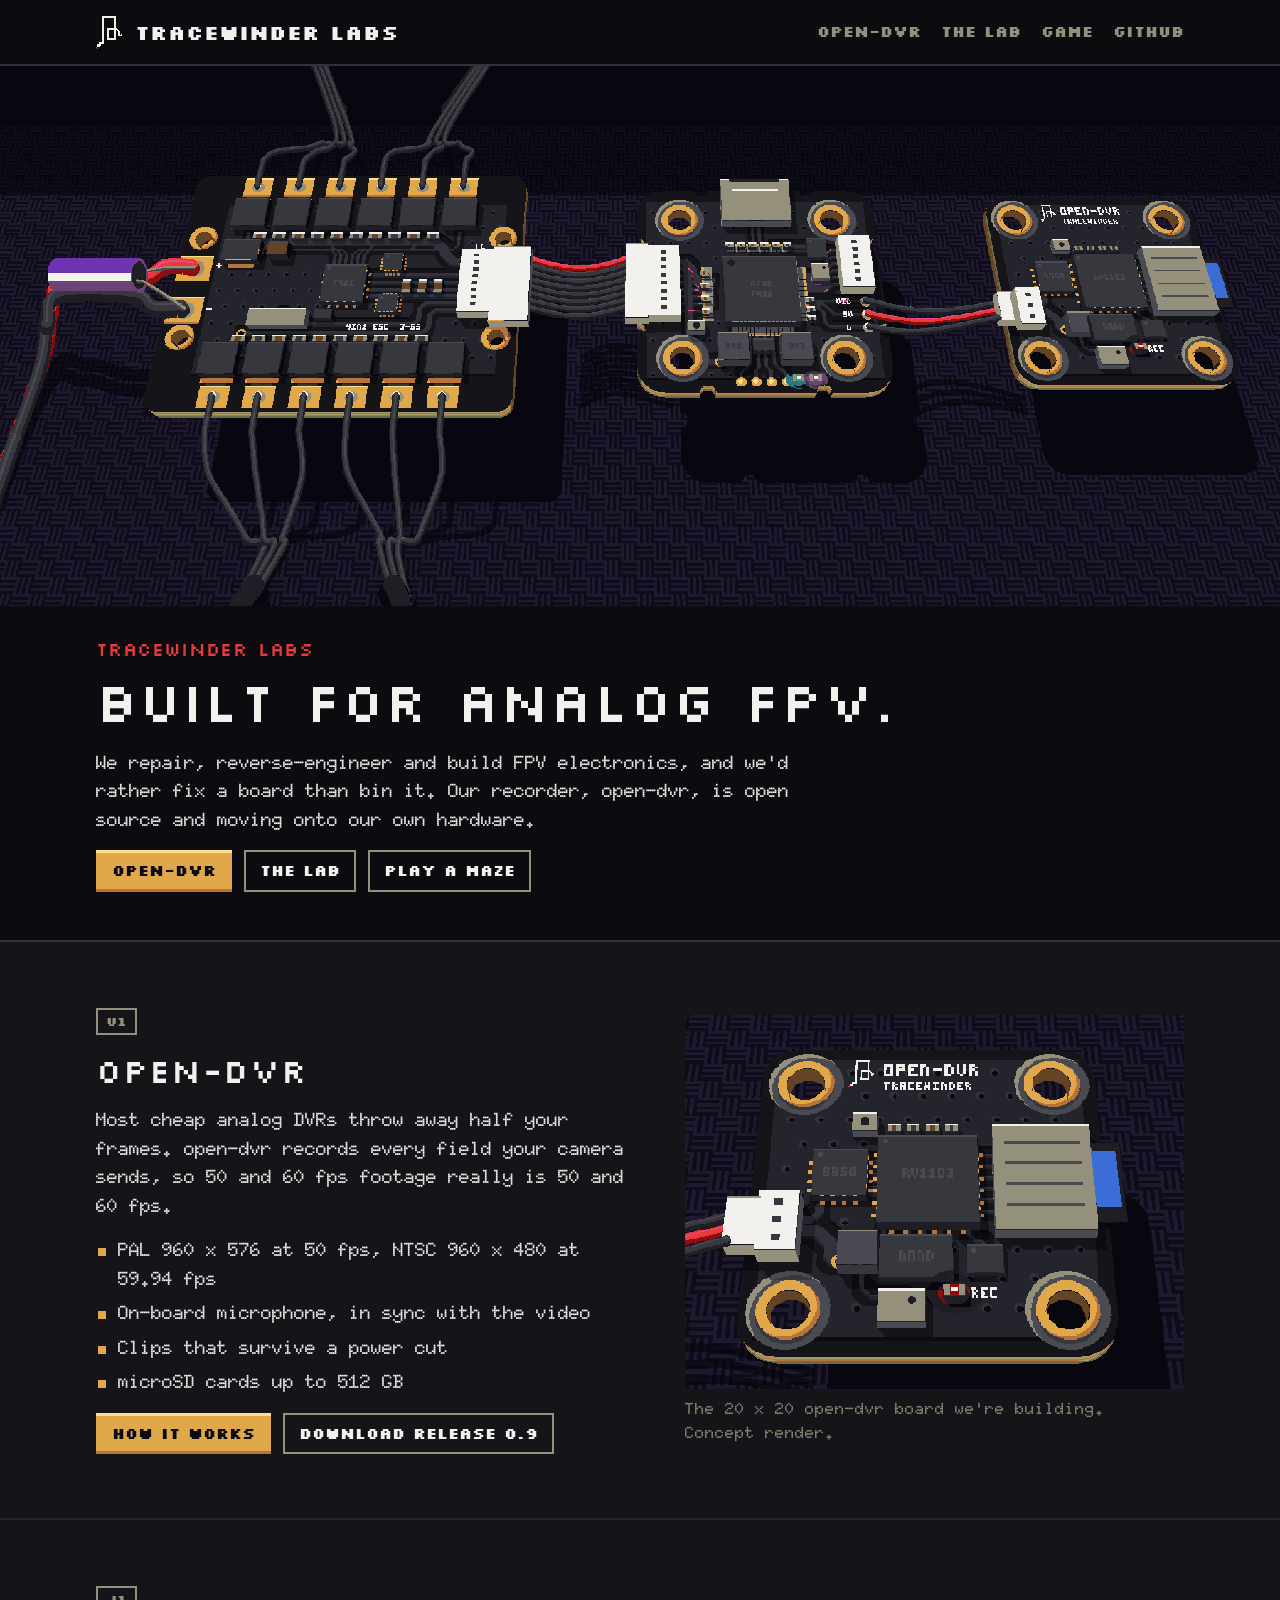
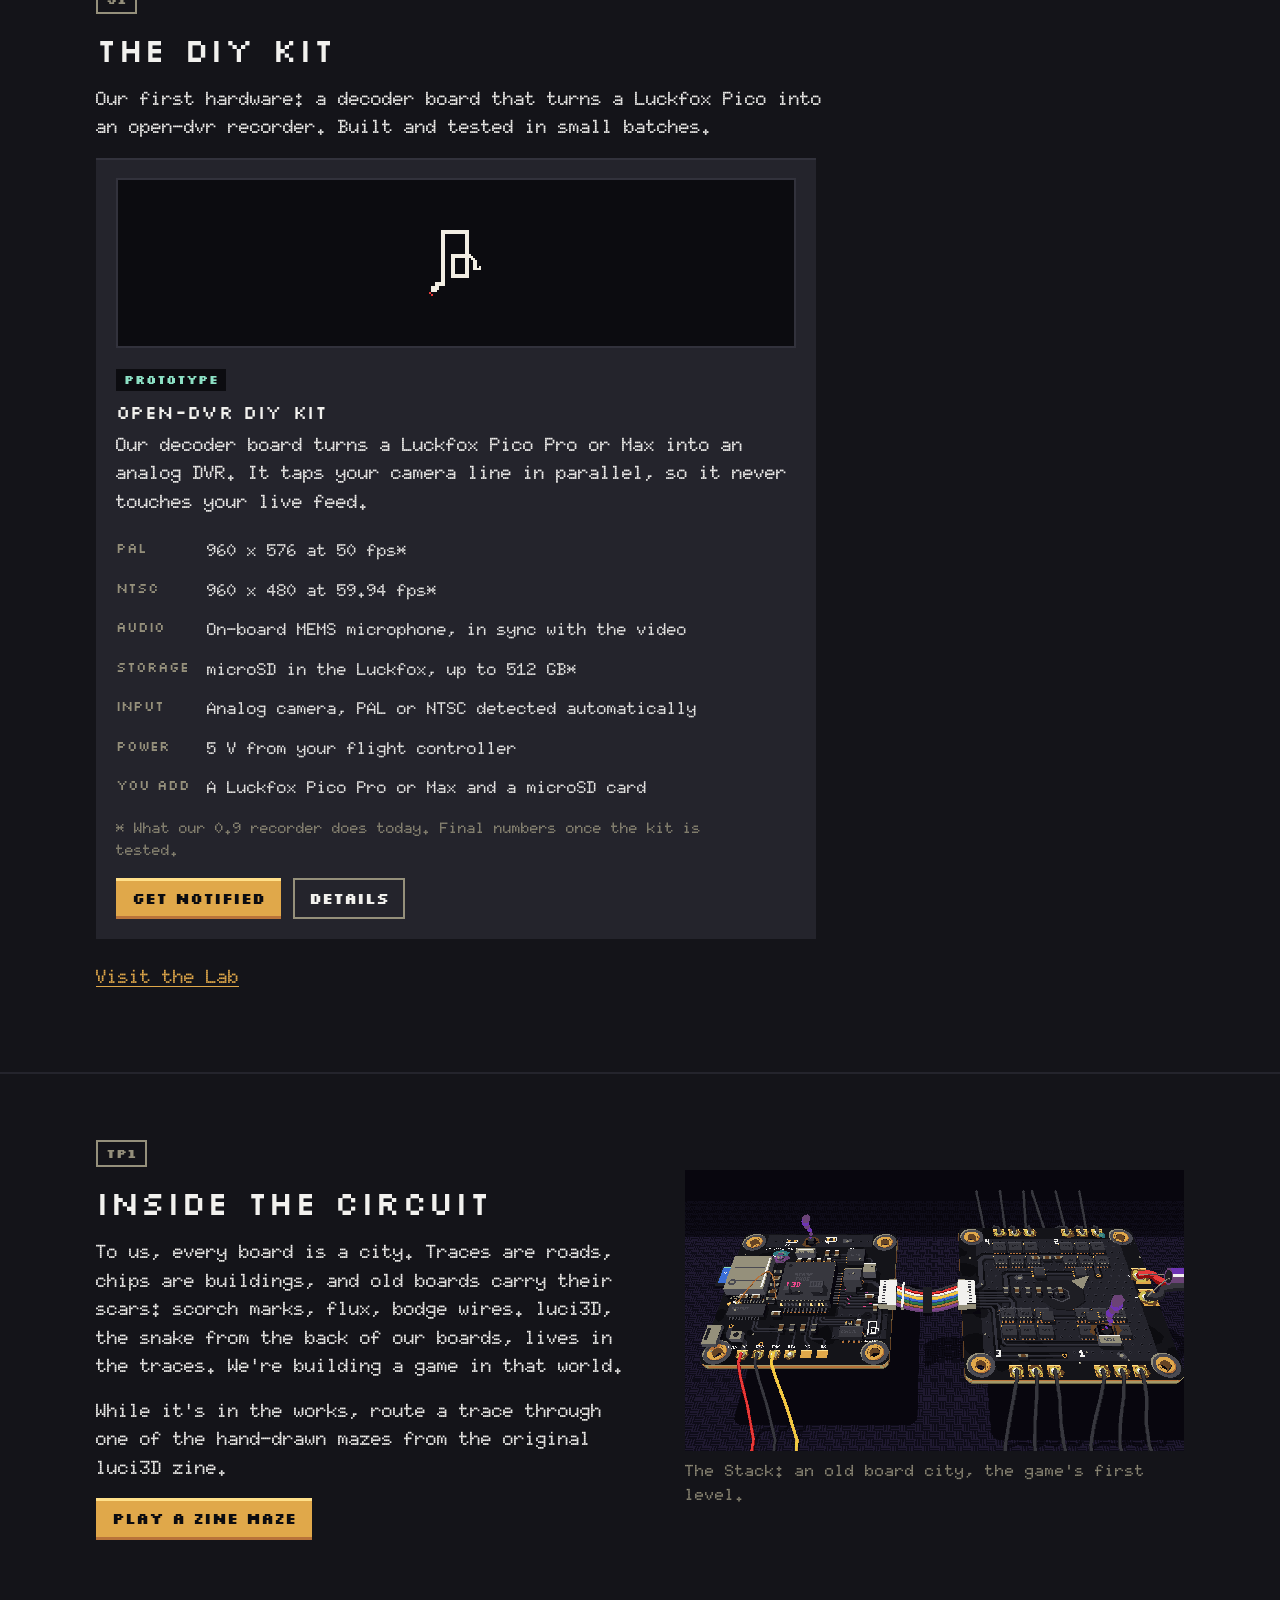
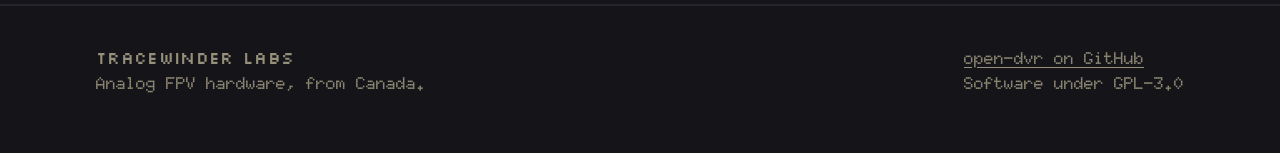
<file: site/index.html>
<!doctype html>
<html lang="en">
<head>
<meta charset="utf-8">
<meta name="viewport" content="width=device-width, initial-scale=1">
<title>Tracewinder Labs: built for analog FPV</title>
<meta name="description" content="We repair, reverse-engineer and build FPV electronics. Home of open-dvr, the analog DVR that records every field.">
<meta property="og:title" content="Tracewinder Labs: built for analog FPV">
<meta property="og:description" content="We repair, reverse-engineer and build FPV electronics. Home of open-dvr, the analog DVR that records every field.">
<meta property="og:image" content="img/clean.png">
<link rel="icon" type="image/png" href="img/favicon.png">
<link rel="preconnect" href="https://fonts.googleapis.com">
<link rel="preconnect" href="https://fonts.gstatic.com" crossorigin>
<link href="https://fonts.googleapis.com/css2?family=Doto:wght@900&family=Silkscreen&display=swap" rel="stylesheet">
<link rel="stylesheet" href="css/style.css?v=dev">
</head>
<body>
<!-- The company name appears in this header, the footer and each <title>: search for "Tracewinder Labs" to rename. -->
<header class="site-header"><div class="wrap">
  <a class="brand" href="index.html"><img class="pixel" src="img/logo-1x.png" alt="" width="27" height="33"><span>Tracewinder Labs</span></a>
  <nav class="nav">
    <a href="dvr.html">open-dvr</a>
    <a href="shop.html">The Lab</a>
    <a href="game.html">Game</a>
    <a href="https://github.com/luci3D/open-dvr">GitHub</a>
  </nav>
</div></header>
<main>
<div class="hero">
  <img class="pixel" src="img/clean.png" width="1800" height="760" alt="A 4-in-1 ESC, a flight controller and the open-dvr recorder board drawn as a pixel-art city, joined by their cables like bridges.">
  <div class="over"><div class="wrap">
    <div class="silk kicker">Tracewinder Labs</div>
    <h1>Built for analog FPV.</h1>
    <p>We repair, reverse-engineer and build FPV electronics, and we'd rather fix a board than bin it. Our recorder, open-dvr, is open source and moving onto our own hardware.</p>
    <div class="btns"><a class="btn" href="dvr.html">open-dvr</a><a class="btn ghost" href="shop.html">The Lab</a><a class="btn ghost" href="game.html">Play a maze</a></div>
  </div></div>
</div>

<section class="block"><div class="wrap split">
  <div>
    <div class="ref">U1</div>
    <h2>open-dvr</h2>
    <p>Most cheap analog DVRs throw away half your frames. open-dvr records every field your camera sends, so 50 and 60 fps footage really is 50 and 60 fps.</p>
    <ul class="ticks">
      <li>PAL 960 x 576 at 50 fps, NTSC 960 x 480 at 59.94 fps</li>
      <li>On-board microphone, in sync with the video</li>
      <li>Clips that survive a power cut</li>
      <li>microSD cards up to 512 GB</li>
    </ul>
    <div class="btns"><a class="btn" href="dvr.html">How it works</a><a class="btn ghost" href="https://github.com/luci3D/open-dvr/releases">Download release 0.9</a></div>
  </div>
  <figure>
    <img class="pixel" src="img/dvr-board.png" width="1120" height="840" alt="The open-dvr 20 x 20 board: RV1103 recorder, TP9950 decoder, NAND, gyro, microphone, microSD slot and a red REC light." loading="lazy">
    <figcaption>The 20 x 20 open-dvr board we're building. Concept render.</figcaption>
  </figure>
</div></section>

<section class="block"><div class="wrap">
  <div class="ref">J1</div>
  <h2>The DIY kit</h2>
  <p>Our first hardware: a decoder board that turns a Luckfox Pico into an open-dvr recorder. Built and tested in small batches.</p>
  <div class="product-single" data-products="1"></div>
  <p style="margin-top:24px"><a href="shop.html">Visit the Lab</a></p>
</div></section>

<section class="block"><div class="wrap split">
  <div>
    <div class="ref">TP1</div>
    <h2>Inside the circuit</h2>
    <p>To us, every board is a city. Traces are roads, chips are buildings, and old boards carry their scars: scorch marks, flux, bodge wires. luci3D, the snake from the back of our boards, lives in the traces. We're building a game in that world.</p>
    <p>While it's in the works, route a trace through one of the hand-drawn mazes from the original luci3D zine.</p>
    <div class="btns"><a class="btn" href="game.html">Play a zine maze</a></div>
  </div>
  <figure>
    <img class="pixel" src="img/stack.png" width="1600" height="900" alt="An old, grimy flight controller and ESC drawn as a pixel-art city: graffiti, scorch marks, a bodge wire and magic smoke." loading="lazy">
    <figcaption>The Stack: an old board city, the game's first level.</figcaption>
  </figure>
</div></section>
</main>
<footer class="site-footer"><div class="wrap">
  <div><span class="silk">Tracewinder Labs</span><br>Analog FPV hardware, from Canada.</div>
  <div><a href="https://github.com/luci3D/open-dvr">open-dvr on GitHub</a><br>Software under GPL-3.0</div>
  <!-- TODO: add the YouTube channel link here once it's set -->
</div></footer>
<script src="js/products.js?v=dev"></script>
<script src="js/shop.js?v=dev"></script>
</body>
</html>
</file>
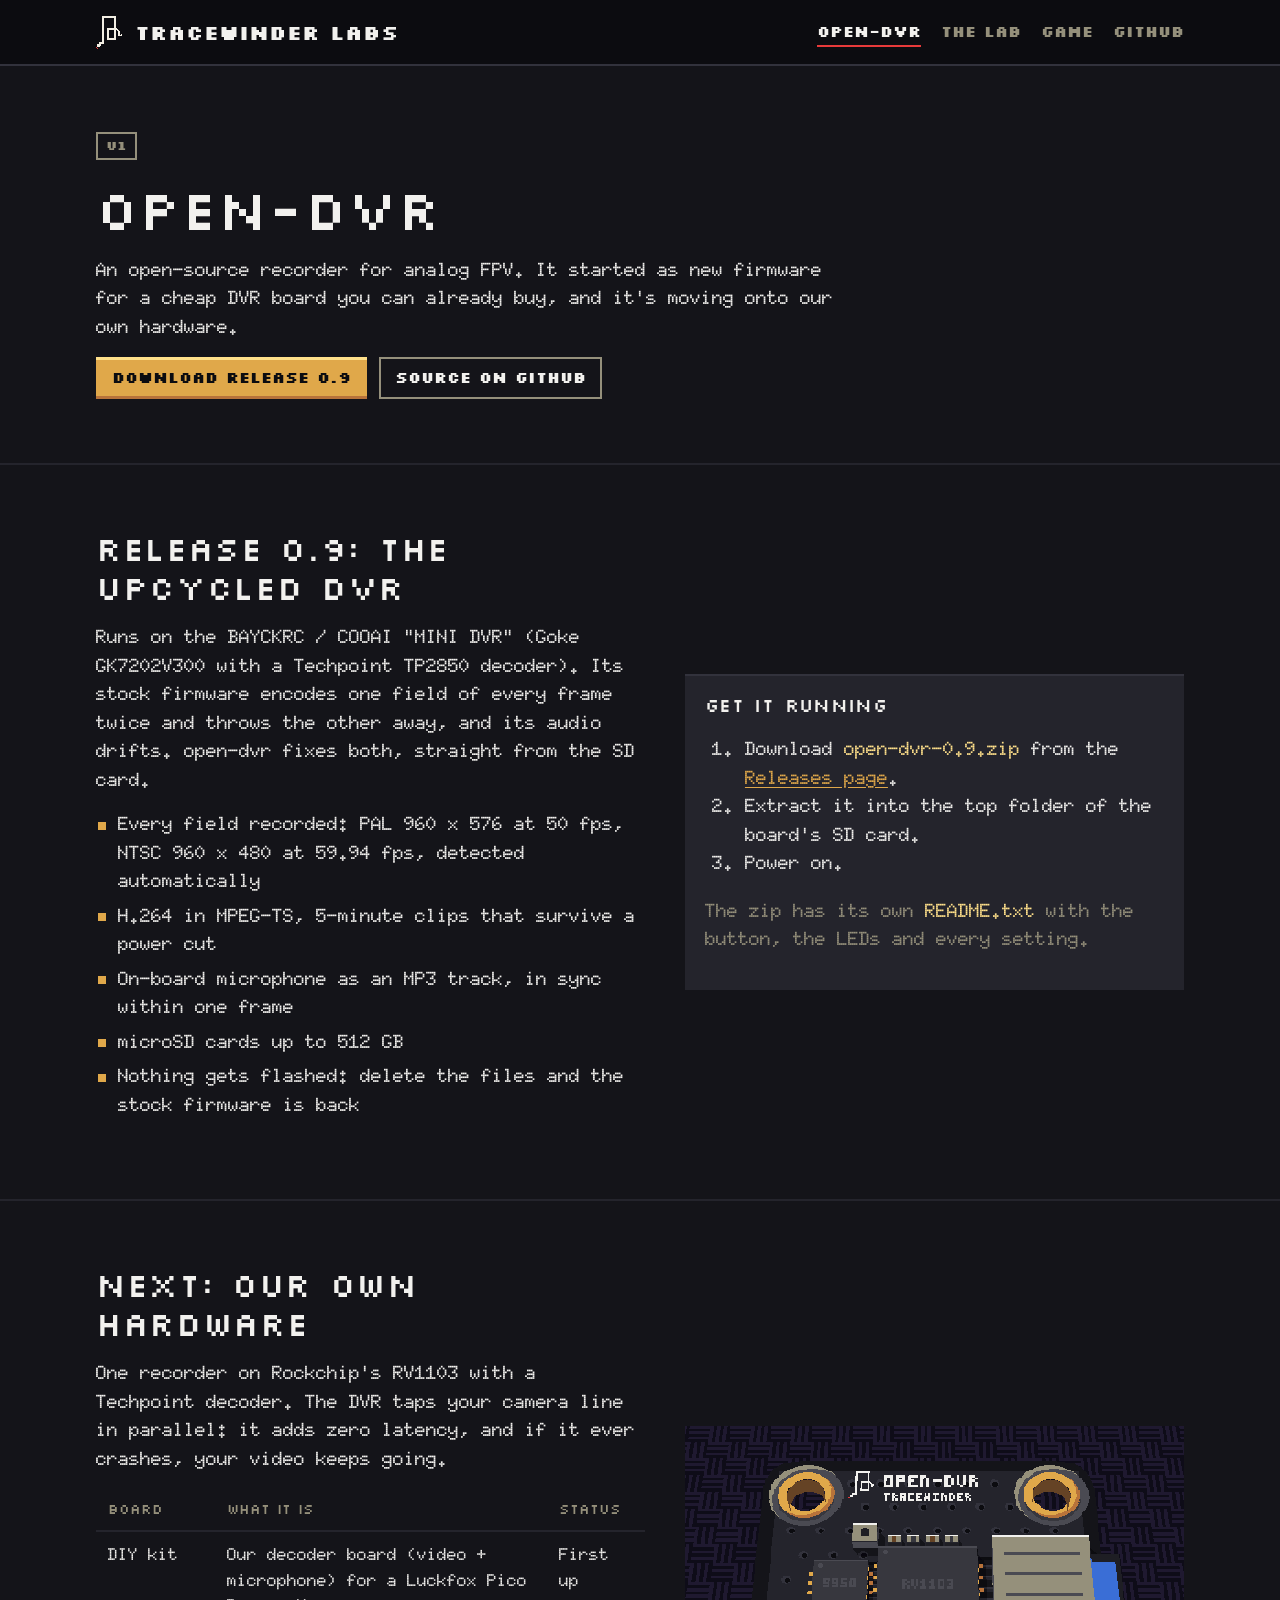
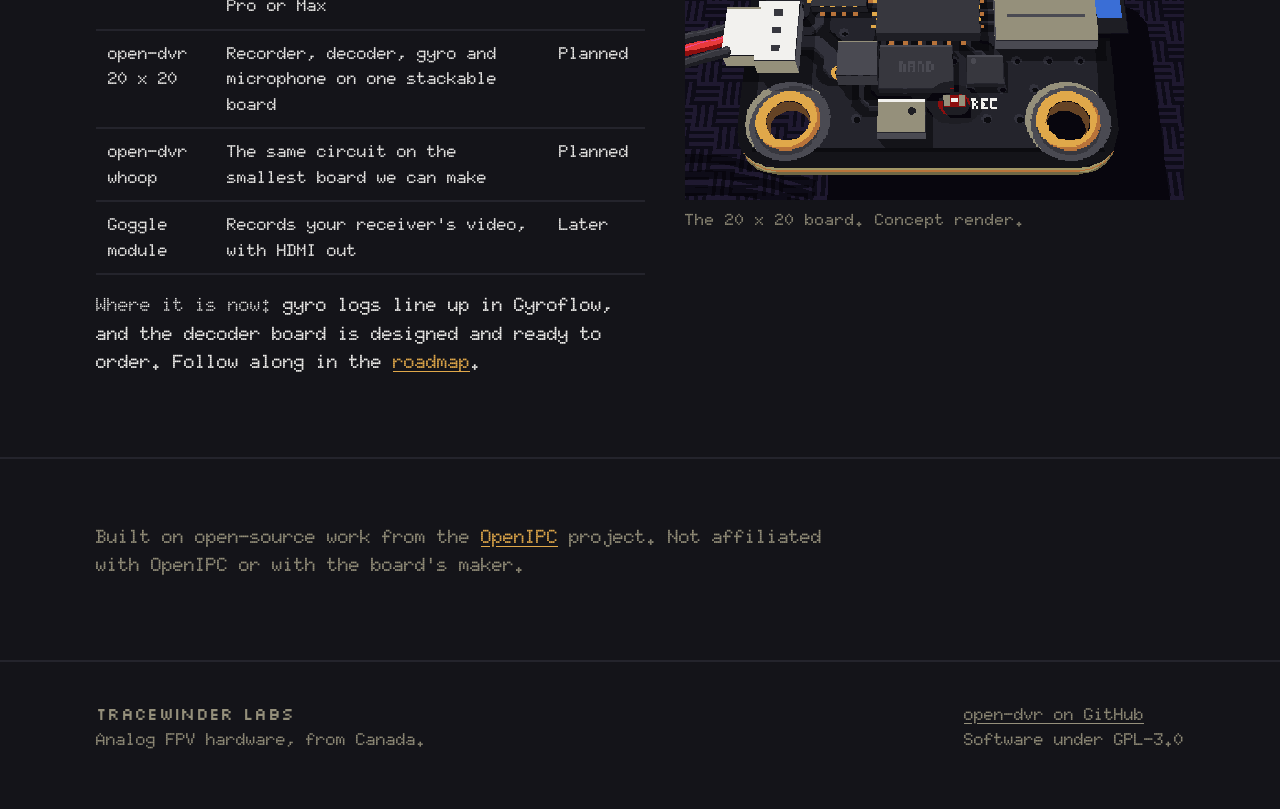
<file: site/dvr.html>
<!doctype html>
<html lang="en">
<head>
<meta charset="utf-8">
<meta name="viewport" content="width=device-width, initial-scale=1">
<title>open-dvr · Tracewinder Labs</title>
<meta name="description" content="An open-source recorder for analog FPV: every field recorded, power-cut-safe clips, in-sync audio. Now moving onto our own hardware.">
<meta property="og:title" content="open-dvr · Tracewinder Labs">
<meta property="og:description" content="An open-source recorder for analog FPV: every field recorded, power-cut-safe clips, in-sync audio. Now moving onto our own hardware.">
<meta property="og:image" content="img/clean.png">
<link rel="icon" type="image/png" href="img/favicon.png">
<link rel="preconnect" href="https://fonts.googleapis.com">
<link rel="preconnect" href="https://fonts.gstatic.com" crossorigin>
<link href="https://fonts.googleapis.com/css2?family=Doto:wght@900&family=Silkscreen&display=swap" rel="stylesheet">
<link rel="stylesheet" href="css/style.css?v=dev">
</head>
<body>
<!-- The company name appears in this header, the footer and each <title>: search for "Tracewinder Labs" to rename. -->
<header class="site-header"><div class="wrap">
  <a class="brand" href="index.html"><img class="pixel" src="img/logo-1x.png" alt="" width="27" height="33"><span>Tracewinder Labs</span></a>
  <nav class="nav">
    <a href="dvr.html" aria-current="page">open-dvr</a>
    <a href="shop.html">The Lab</a>
    <a href="game.html">Game</a>
    <a href="https://github.com/luci3D/open-dvr">GitHub</a>
  </nav>
</div></header>
<main>
<section class="block"><div class="wrap">
  <div class="ref">U1</div>
  <h1>open-dvr</h1>
  <p>An open-source recorder for analog FPV. It started as new firmware for a cheap DVR board you can already buy, and it's moving onto our own hardware.</p>
  <div class="btns"><a class="btn" href="https://github.com/luci3D/open-dvr/releases">Download release 0.9</a><a class="btn ghost" href="https://github.com/luci3D/open-dvr">Source on GitHub</a></div>
</div></section>

<section class="block"><div class="wrap split">
  <div>
    <h2>Release 0.9: the upcycled DVR</h2>
    <p>Runs on the BAYCKRC / COOAI "MINI DVR" (Goke GK7202V300 with a Techpoint TP2850 decoder). Its stock firmware encodes one field of every frame twice and throws the other away, and its audio drifts. open-dvr fixes both, straight from the SD card.</p>
    <ul class="ticks">
      <li>Every field recorded: PAL 960 x 576 at 50 fps, NTSC 960 x 480 at 59.94 fps, detected automatically</li>
      <li>H.264 in MPEG-TS, 5-minute clips that survive a power cut</li>
      <li>On-board microphone as an MP3 track, in sync within one frame</li>
      <li>microSD cards up to 512 GB</li>
      <li>Nothing gets flashed: delete the files and the stock firmware is back</li>
    </ul>
  </div>
  <div class="card">
    <h3>Get it running</h3>
    <ol>
      <li>Download <code>open-dvr-0.9.zip</code> from the <a href="https://github.com/luci3D/open-dvr/releases">Releases page</a>.</li>
      <li>Extract it into the top folder of the board's SD card.</li>
      <li>Power on.</li>
    </ol>
    <p class="muted">The zip has its own <code>README.txt</code> with the button, the LEDs and every setting.</p>
  </div>
</div></section>

<section class="block" id="next"><div class="wrap split">
  <div>
    <h2>Next: our own hardware</h2>
    <p>One recorder on Rockchip's RV1103 with a Techpoint decoder. The DVR taps your camera line in parallel: it adds zero latency, and if it ever crashes, your video keeps going.</p>
    <div class="table-scroll"><table>
      <tr><th>Board</th><th>What it is</th><th>Status</th></tr>
      <tr><td>DIY kit</td><td>Our decoder board (video + microphone) for a Luckfox Pico Pro or Max</td><td>First up</td></tr>
      <tr><td>open-dvr 20 x 20</td><td>Recorder, decoder, gyro and microphone on one stackable board</td><td>Planned</td></tr>
      <tr><td>open-dvr whoop</td><td>The same circuit on the smallest board we can make</td><td>Planned</td></tr>
      <tr><td>Goggle module</td><td>Records your receiver's video, with HDMI out</td><td>Later</td></tr>
    </table></div>
    <p><b>Where it is now:</b> gyro logs line up in Gyroflow, and the decoder board is designed and ready to order. Follow along in the <a href="https://github.com/luci3D/open-dvr/blob/main/ROADMAP.md">roadmap</a>.</p>
  </div>
  <figure>
    <img class="pixel" src="img/dvr-board.png" width="1120" height="840" alt="The open-dvr 20 x 20 board." loading="lazy">
    <figcaption>The 20 x 20 board. Concept render.</figcaption>
  </figure>
</div></section>

<section class="block"><div class="wrap">
  <p class="muted">Built on open-source work from the <a href="https://openipc.org">OpenIPC</a> project. Not affiliated with OpenIPC or with the board's maker.</p>
</div></section>
</main>
<footer class="site-footer"><div class="wrap">
  <div><span class="silk">Tracewinder Labs</span><br>Analog FPV hardware, from Canada.</div>
  <div><a href="https://github.com/luci3D/open-dvr">open-dvr on GitHub</a><br>Software under GPL-3.0</div>
  <!-- TODO: add the YouTube channel link here once it's set -->
</div></footer>
</body>
</html>
</file>
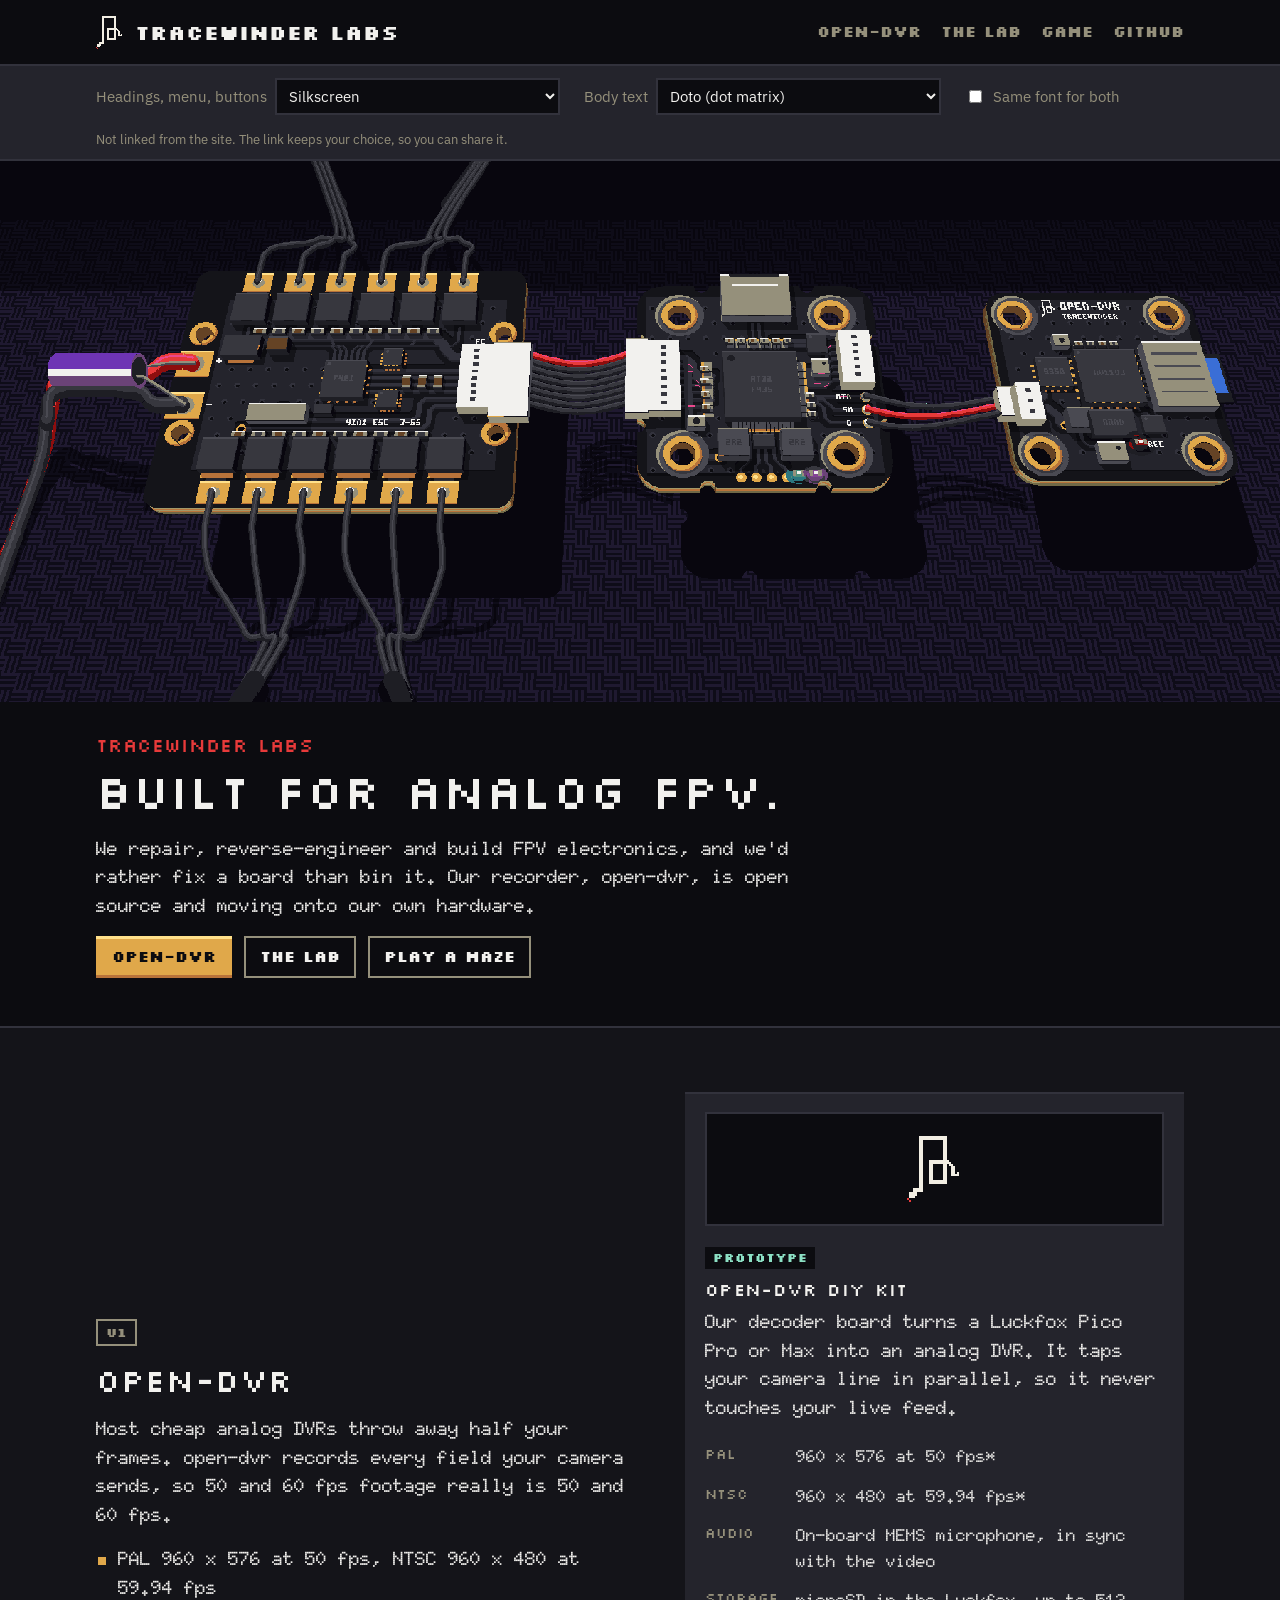
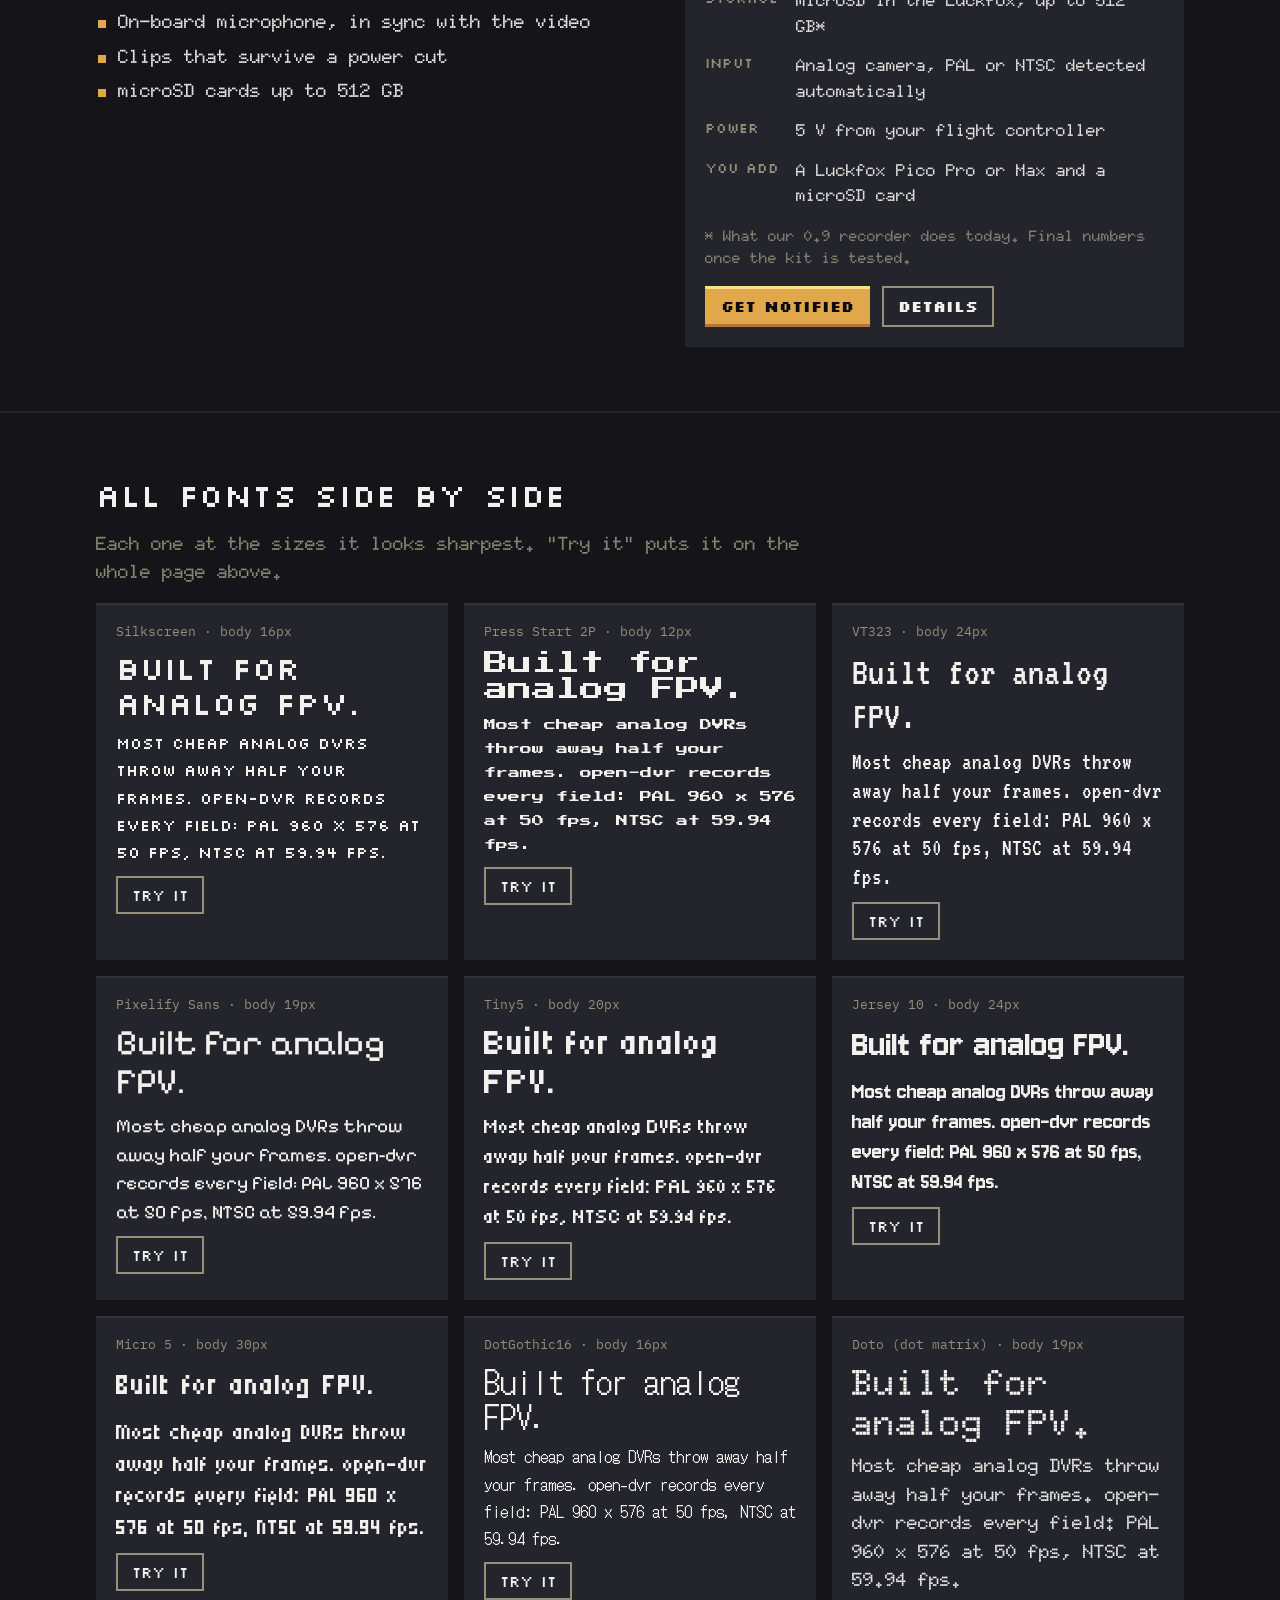
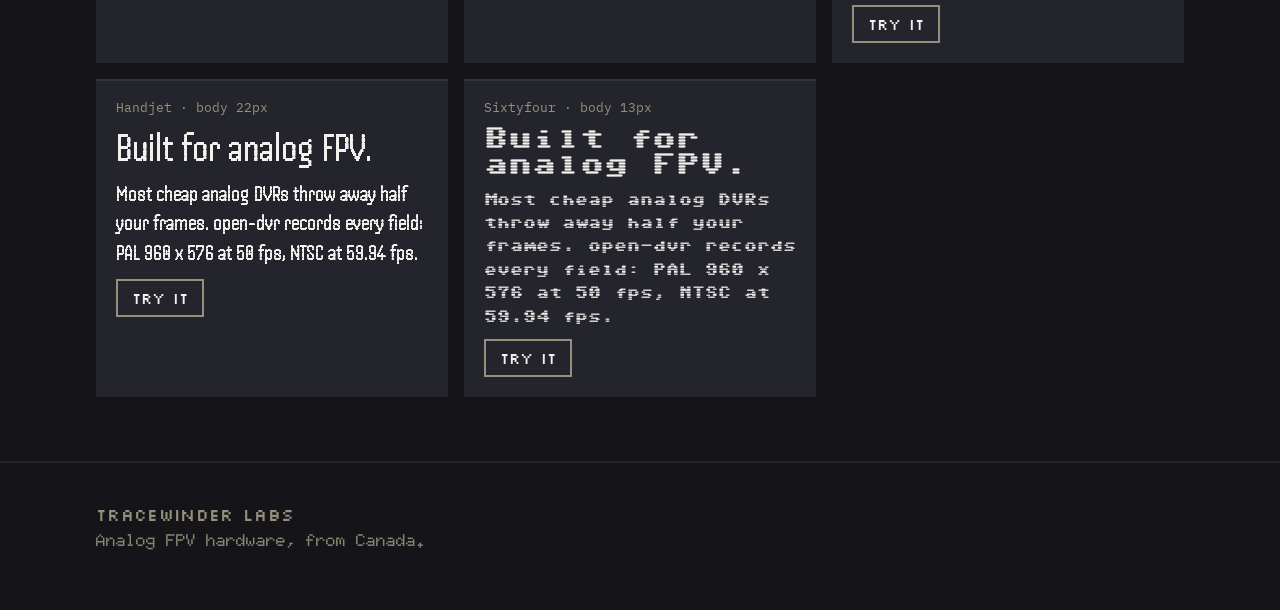
<file: site/fonts.html>
<!doctype html>
<html lang="en">
<head>
<meta charset="utf-8">
<meta name="viewport" content="width=device-width, initial-scale=1">
<title>Pixel font test · Tracewinder Labs</title>
<meta name="robots" content="noindex">
<link rel="icon" type="image/png" href="img/favicon.png">
<link rel="preconnect" href="https://fonts.googleapis.com">
<link rel="preconnect" href="https://fonts.gstatic.com" crossorigin>
<!-- one stylesheet per family, so a font that fails to load can't break the others -->
<link href="https://fonts.googleapis.com/css2?family=IBM+Plex+Sans:wght@400;600&family=IBM+Plex+Mono&display=swap" rel="stylesheet">
<link href="https://fonts.googleapis.com/css2?family=Silkscreen&display=swap" rel="stylesheet">
<link href="https://fonts.googleapis.com/css2?family=Press+Start+2P&display=swap" rel="stylesheet">
<link href="https://fonts.googleapis.com/css2?family=VT323&display=swap" rel="stylesheet">
<link href="https://fonts.googleapis.com/css2?family=Pixelify+Sans:wght@400;600&display=swap" rel="stylesheet">
<link href="https://fonts.googleapis.com/css2?family=Tiny5&display=swap" rel="stylesheet">
<link href="https://fonts.googleapis.com/css2?family=Jersey+10&display=swap" rel="stylesheet">
<link href="https://fonts.googleapis.com/css2?family=Micro+5&display=swap" rel="stylesheet">
<link href="https://fonts.googleapis.com/css2?family=DotGothic16&display=swap" rel="stylesheet">
<link href="https://fonts.googleapis.com/css2?family=Doto:wght@600;900&display=swap" rel="stylesheet">
<link href="https://fonts.googleapis.com/css2?family=Handjet:wght@400;600&display=swap" rel="stylesheet">
<link href="https://fonts.googleapis.com/css2?family=Sixtyfour&display=swap" rel="stylesheet">
<link rel="stylesheet" href="css/style.css?v=dev">
<style>
  /* the test drives these: every font has its own sizes, because pixel fonts only look sharp at certain sizes */
  :root { --body-size: 17px; --body-lh: 1.6; --h1-size: 52px; --h2-size: 32px; --h3-size: 19px; }
  body { font-size: var(--body-size); line-height: var(--body-lh); }
  h1 { font-size: var(--h1-size); }
  h2 { font-size: var(--h2-size); }
  h3, .product h3 { font-size: var(--h3-size); }
  .controls {
    position: sticky; top: 64px; z-index: 5; background: var(--trace); box-shadow: inset 0 -2px 0 var(--trace-hi);
    font: 15px/1.4 "IBM Plex Sans", system-ui, sans-serif;          /* the controls stay readable whatever you pick */
  }
  .controls .wrap { display: flex; gap: 16px 24px; flex-wrap: wrap; align-items: center; padding-top: 12px; padding-bottom: 12px; }
  .controls label { display: flex; gap: 8px; align-items: center; color: var(--silk-shade); }
  .controls select { font: inherit; background: var(--mask-deep); color: var(--silk); border: 2px solid var(--trace-hi); padding: 6px 8px; }
  .controls .note { color: var(--silk-shade); font-size: 13px; }
  .gallery { display: grid; gap: 16px; grid-template-columns: repeat(auto-fill, minmax(320px, 1fr)); }
  .gallery .card { display: flex; flex-direction: column; gap: 10px; }
  .gallery .name { font: 13px "IBM Plex Mono", monospace; color: var(--silk-shade); }
  .gallery button { align-self: flex-start; }
  .gallery .h { color: var(--silk); }
  .gallery .p { color: var(--silk); margin: 0; }
</style>
</head>
<body>
<header class="site-header"><div class="wrap">
  <a class="brand" href="index.html"><img class="pixel" src="img/logo-1x.png" alt="" width="27" height="33"><span>Tracewinder Labs</span></a>
  <nav class="nav">
    <a href="dvr.html">open-dvr</a>
    <a href="shop.html">The Lab</a>
    <a href="game.html">Game</a>
    <a href="https://github.com/luci3D/open-dvr">GitHub</a>
  </nav>
</div></header>

<div class="controls"><div class="wrap">
  <label>Headings, menu, buttons <select id="head"></select></label>
  <label>Body text <select id="body"></select></label>
  <label><input type="checkbox" id="same"> Same font for both</label>
  <span class="note">Not linked from the site. The link keeps your choice, so you can share it.</span>
</div></div>

<main>
<div class="hero">
  <img class="pixel" src="img/clean.png" width="1800" height="760" alt="">
  <div class="over"><div class="wrap">
    <div class="silk kicker">Tracewinder Labs</div>
    <h1>Built for analog FPV.</h1>
    <p>We repair, reverse-engineer and build FPV electronics, and we'd rather fix a board than bin it. Our recorder, open-dvr, is open source and moving onto our own hardware.</p>
    <div class="btns"><a class="btn" href="#">open-dvr</a><a class="btn ghost" href="#">The Lab</a><a class="btn ghost" href="#">Play a maze</a></div>
  </div></div>
</div>

<section class="block"><div class="wrap split">
  <div>
    <div class="ref">U1</div>
    <h2>open-dvr</h2>
    <p>Most cheap analog DVRs throw away half your frames. open-dvr records every field your camera sends, so 50 and 60 fps footage really is 50 and 60 fps.</p>
    <ul class="ticks">
      <li>PAL 960 x 576 at 50 fps, NTSC 960 x 480 at 59.94 fps</li>
      <li>On-board microphone, in sync with the video</li>
      <li>Clips that survive a power cut</li>
      <li>microSD cards up to 512 GB</li>
    </ul>
  </div>
  <div class="product-single" data-products="1"></div>
</div></section>

<section class="block"><div class="wrap">
  <h2>All fonts side by side</h2>
  <p class="muted">Each one at the sizes it looks sharpest. "Try it" puts it on the whole page above.</p>
  <div class="gallery" id="gallery"></div>
</div></section>
</main>

<footer class="site-footer"><div class="wrap">
  <div><span class="silk">Tracewinder Labs</span><br>Analog FPV hardware, from Canada.</div>
</div></footer>

<script src="js/products.js?v=dev"></script>
<script src="js/shop.js?v=dev"></script>
<script>
/* name, CSS family, body size / line height, heading sizes, weight. Sizes are picked so each font
   lands on (or near) its native pixel grid. */
const FONTS = [
  { id: "current", name: "Before (Silkscreen + IBM Plex Sans)", head: "Silkscreen", body: "IBM Plex Sans", fixed: true },
  { id: "silkscreen", name: "Silkscreen", family: "Silkscreen", body: 16, lh: 1.7, h1: 48, h2: 32, h3: 18 },
  { id: "press-start", name: "Press Start 2P", family: "'Press Start 2P'", body: 12, lh: 2.0, h1: 32, h2: 24, h3: 14 },
  { id: "vt323", name: "VT323", family: "VT323", body: 24, lh: 1.2, h1: 64, h2: 44, h3: 28 },
  { id: "pixelify", name: "Pixelify Sans", family: "'Pixelify Sans'", body: 19, lh: 1.5, h1: 52, h2: 36, h3: 22 },
  { id: "tiny5", name: "Tiny5", family: "Tiny5", body: 20, lh: 1.5, h1: 56, h2: 36, h3: 22 },
  { id: "jersey10", name: "Jersey 10", family: "'Jersey 10'", body: 24, lh: 1.25, h1: 72, h2: 48, h3: 28 },
  { id: "micro5", name: "Micro 5", family: "'Micro 5'", body: 30, lh: 1.05, h1: 80, h2: 56, h3: 34 },
  { id: "dotgothic", name: "DotGothic16", family: "DotGothic16", body: 16, lh: 1.7, h1: 48, h2: 32, h3: 18 },
  { id: "doto", name: "Doto (dot matrix)", family: "Doto", body: 19, lh: 1.5, h1: 52, h2: 36, h3: 22, weight: 900 },
  { id: "handjet", name: "Handjet", family: "Handjet", body: 22, lh: 1.35, h1: 60, h2: 40, h3: 24 },
  { id: "sixtyfour", name: "Sixtyfour", family: "Sixtyfour", body: 13, lh: 1.8, h1: 34, h2: 24, h3: 15 },
];
const byId = Object.fromEntries(FONTS.map((f) => [f.id, f]));
const root = document.documentElement.style;
const headSel = document.getElementById("head"), bodySel = document.getElementById("body"), same = document.getElementById("same");

for (const f of FONTS) {
  headSel.add(new Option(f.name, f.id));
  bodySel.add(new Option(f.name, f.id));
}

function apply(headId, bodyId) {
  const h = byId[headId], b = byId[bodyId];
  if (h.fixed) {
    root.setProperty("--font-silk", '"Silkscreen", monospace');
    root.setProperty("--h1-size", "clamp(32px, 5vw, 56px)");
    root.setProperty("--h2-size", "clamp(24px, 3.2vw, 34px)");
    root.setProperty("--h3-size", "19px");
  } else {
    root.setProperty("--font-silk", h.family + ", monospace");
    root.setProperty("--h1-size", `min(${h.h1}px, 9vw)`);
    root.setProperty("--h2-size", `min(${h.h2}px, 7vw)`);
    root.setProperty("--h3-size", h.h3 + "px");
  }
  if (b.fixed) {
    root.setProperty("--font-body", '"IBM Plex Sans", system-ui, sans-serif');
    root.setProperty("--font-mono", '"IBM Plex Mono", monospace');
    root.setProperty("--body-size", "17px");
    root.setProperty("--body-lh", "1.6");
    document.body.style.fontWeight = "";
  } else {
    root.setProperty("--font-body", b.family + ", monospace");
    root.setProperty("--font-mono", b.family + ", monospace");
    root.setProperty("--body-size", b.body + "px");
    root.setProperty("--body-lh", String(b.lh));
    document.body.style.fontWeight = b.weight || "";
  }
  headSel.value = headId;
  bodySel.value = bodyId;
  history.replaceState(null, "", `#head=${headId}&body=${bodyId}`);
}

function fromHash() {
  const q = new URLSearchParams(location.hash.slice(1));
  const h = byId[q.get("head")] ? q.get("head") : "silkscreen", b = byId[q.get("body")] ? q.get("body") : "doto";
  same.checked = h === b && h !== "current";
  apply(h, b);
}

headSel.addEventListener("change", () => apply(headSel.value, same.checked ? headSel.value : bodySel.value));
bodySel.addEventListener("change", () => apply(same.checked ? bodySel.value : headSel.value, bodySel.value));
same.addEventListener("change", () => { if (same.checked) apply(headSel.value, headSel.value); });

const gallery = document.getElementById("gallery");
for (const f of FONTS.filter((f) => !f.fixed)) {
  const card = document.createElement("div");
  card.className = "card";
  card.innerHTML = `<div class="name">${f.name} · body ${f.body}px</div>
    <div class="h" style="font-family:${f.family};font-size:${Math.min(f.h2, 40)}px;line-height:1.1;font-weight:${f.weight || 400}">Built for analog FPV.</div>
    <p class="p" style="font-family:${f.family};font-size:${f.body}px;line-height:${f.lh};font-weight:${f.weight || 400}">Most cheap analog DVRs throw away half your frames. open-dvr records every field: PAL 960 x 576 at 50 fps, NTSC at 59.94 fps.</p>
    <button class="btn ghost" type="button">Try it</button>`;
  card.querySelector("button").addEventListener("click", () => { same.checked = true; apply(f.id, f.id); window.scrollTo({ top: 0, behavior: "smooth" }); });
  gallery.append(card);
}

fromHash();
window.addEventListener("hashchange", fromHash);    // a pasted link applies without a reload
</script>
</body>
</html>
</file>
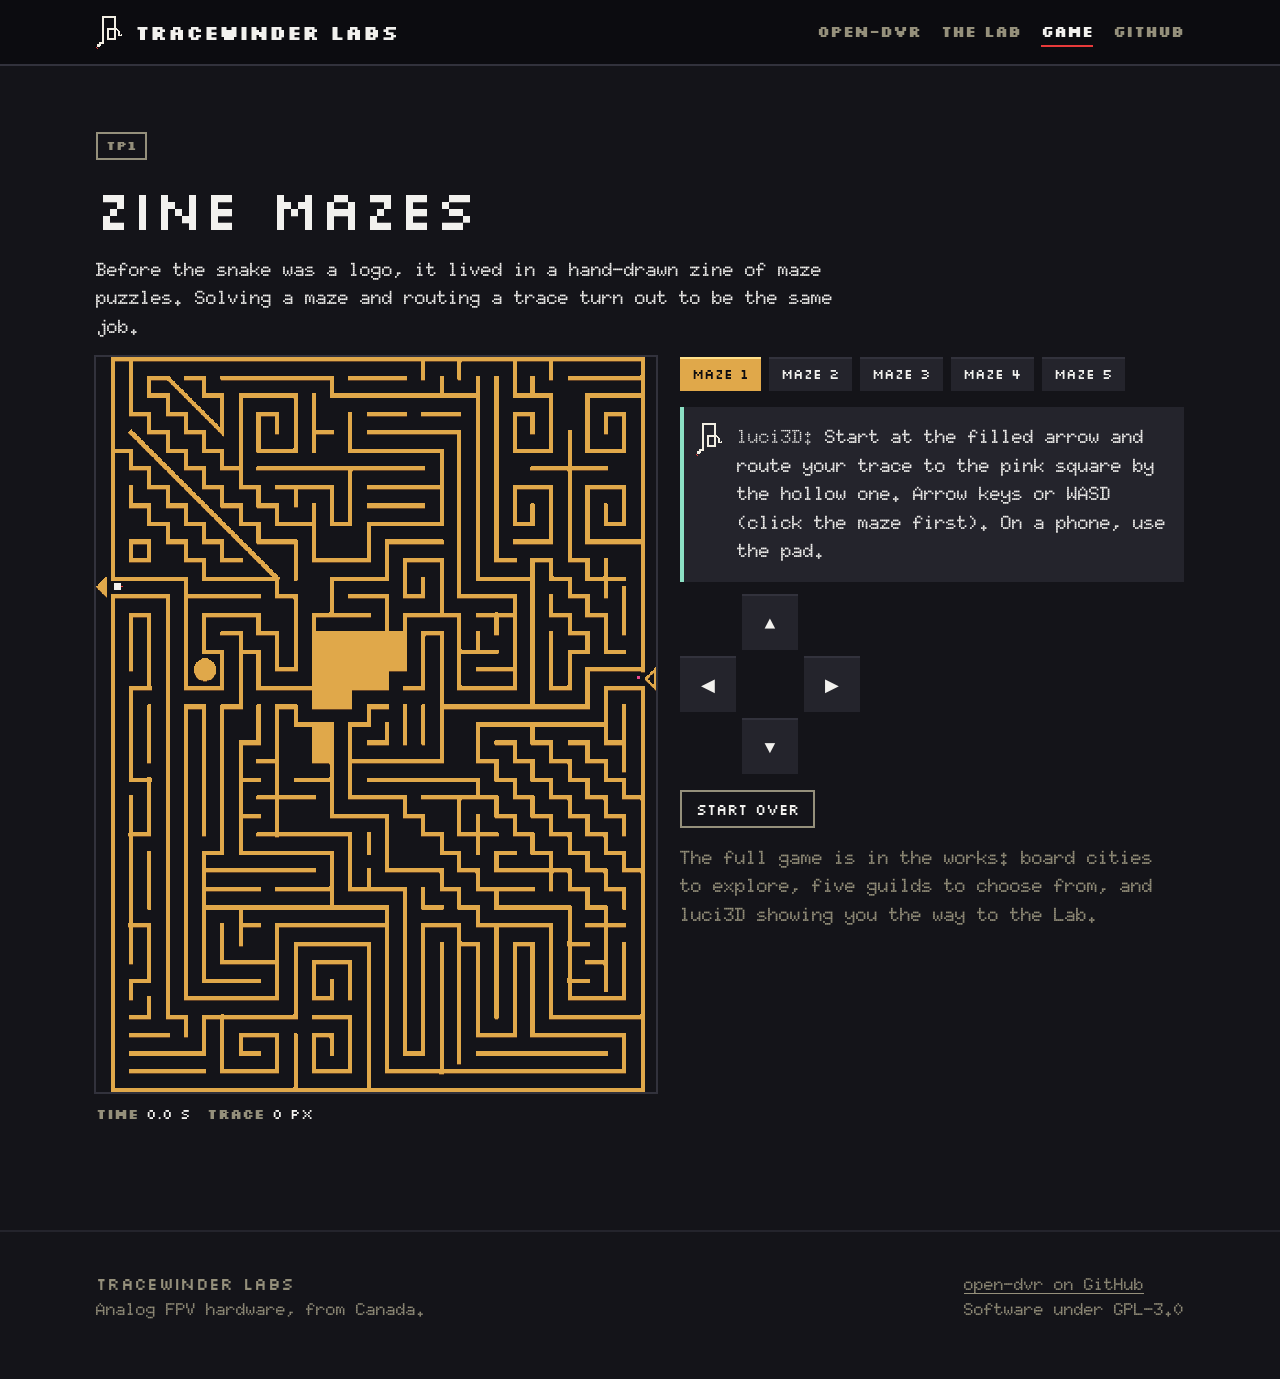
<file: site/game.html>
<!doctype html>
<html lang="en">
<head>
<meta charset="utf-8">
<meta name="viewport" content="width=device-width, initial-scale=1">
<title>Zine mazes · Tracewinder Labs</title>
<meta name="description" content="Route a trace through the hand-drawn mazes from the original luci3D zine.">
<meta property="og:title" content="Zine mazes · Tracewinder Labs">
<meta property="og:description" content="Route a trace through the hand-drawn mazes from the original luci3D zine.">
<meta property="og:image" content="img/clean.png">
<link rel="icon" type="image/png" href="img/favicon.png">
<link rel="preconnect" href="https://fonts.googleapis.com">
<link rel="preconnect" href="https://fonts.gstatic.com" crossorigin>
<link href="https://fonts.googleapis.com/css2?family=Doto:wght@900&family=Silkscreen&display=swap" rel="stylesheet">
<link rel="stylesheet" href="css/style.css?v=dev">
</head>
<body>
<!-- The company name appears in this header, the footer and each <title>: search for "Tracewinder Labs" to rename. -->
<header class="site-header"><div class="wrap">
  <a class="brand" href="index.html"><img class="pixel" src="img/logo-1x.png" alt="" width="27" height="33"><span>Tracewinder Labs</span></a>
  <nav class="nav">
    <a href="dvr.html">open-dvr</a>
    <a href="shop.html">The Lab</a>
    <a href="game.html" aria-current="page">Game</a>
    <a href="https://github.com/luci3D/open-dvr">GitHub</a>
  </nav>
</div></header>
<main>
<section class="block"><div class="wrap">
  <div class="ref">TP1</div>
  <h1>Zine mazes</h1>
  <p>Before the snake was a logo, it lived in a hand-drawn zine of maze puzzles. Solving a maze and routing a trace turn out to be the same job.</p>
  <div class="game">
    <div>
      <canvas id="maze" width="691" height="907" tabindex="0" aria-label="Maze. Use the arrow keys or WASD to route your trace."></canvas>
      <div class="hud"><span>Time <b id="t">0.0 s</b></span><span>Trace <b id="len">0 px</b></span></div>
      <div class="win" id="win" aria-live="polite"></div>
    </div>
    <div>
      <div class="maze-pick">
        <button data-maze="1">Maze 1</button><button data-maze="2">Maze 2</button><button data-maze="3">Maze 3</button><button data-maze="4">Maze 4</button><button data-maze="5">Maze 5</button>
      </div>
      <div class="say"><img class="pixel" src="img/logo-1x.png" alt="luci3D"><p><b>luci3D:</b> Start at the filled arrow and route your trace to the pink square by the hollow one. Arrow keys or WASD (click the maze first). On a phone, use the pad.</p></div>
      <div class="dpad" aria-label="Direction pad">
        <button class="up" data-dir="up" aria-label="Up">&#9650;</button>
        <button class="left" data-dir="left" aria-label="Left">&#9664;</button>
        <button class="right" data-dir="right" aria-label="Right">&#9654;</button>
        <button class="down" data-dir="down" aria-label="Down">&#9660;</button>
      </div>
      <p style="margin-top:16px"><button class="btn ghost" id="reset">Start over</button></p>
      <p class="muted">The full game is in the works: board cities to explore, five guilds to choose from, and luci3D showing you the way to the Lab.</p>
    </div>
  </div>
</div></section>
</main>
<footer class="site-footer"><div class="wrap">
  <div><span class="silk">Tracewinder Labs</span><br>Analog FPV hardware, from Canada.</div>
  <div><a href="https://github.com/luci3D/open-dvr">open-dvr on GitHub</a><br>Software under GPL-3.0</div>
  <!-- TODO: add the YouTube channel link here once it's set -->
</div></footer>
<script src="js/maze.js?v=dev"></script>
</body>
</html>
</file>
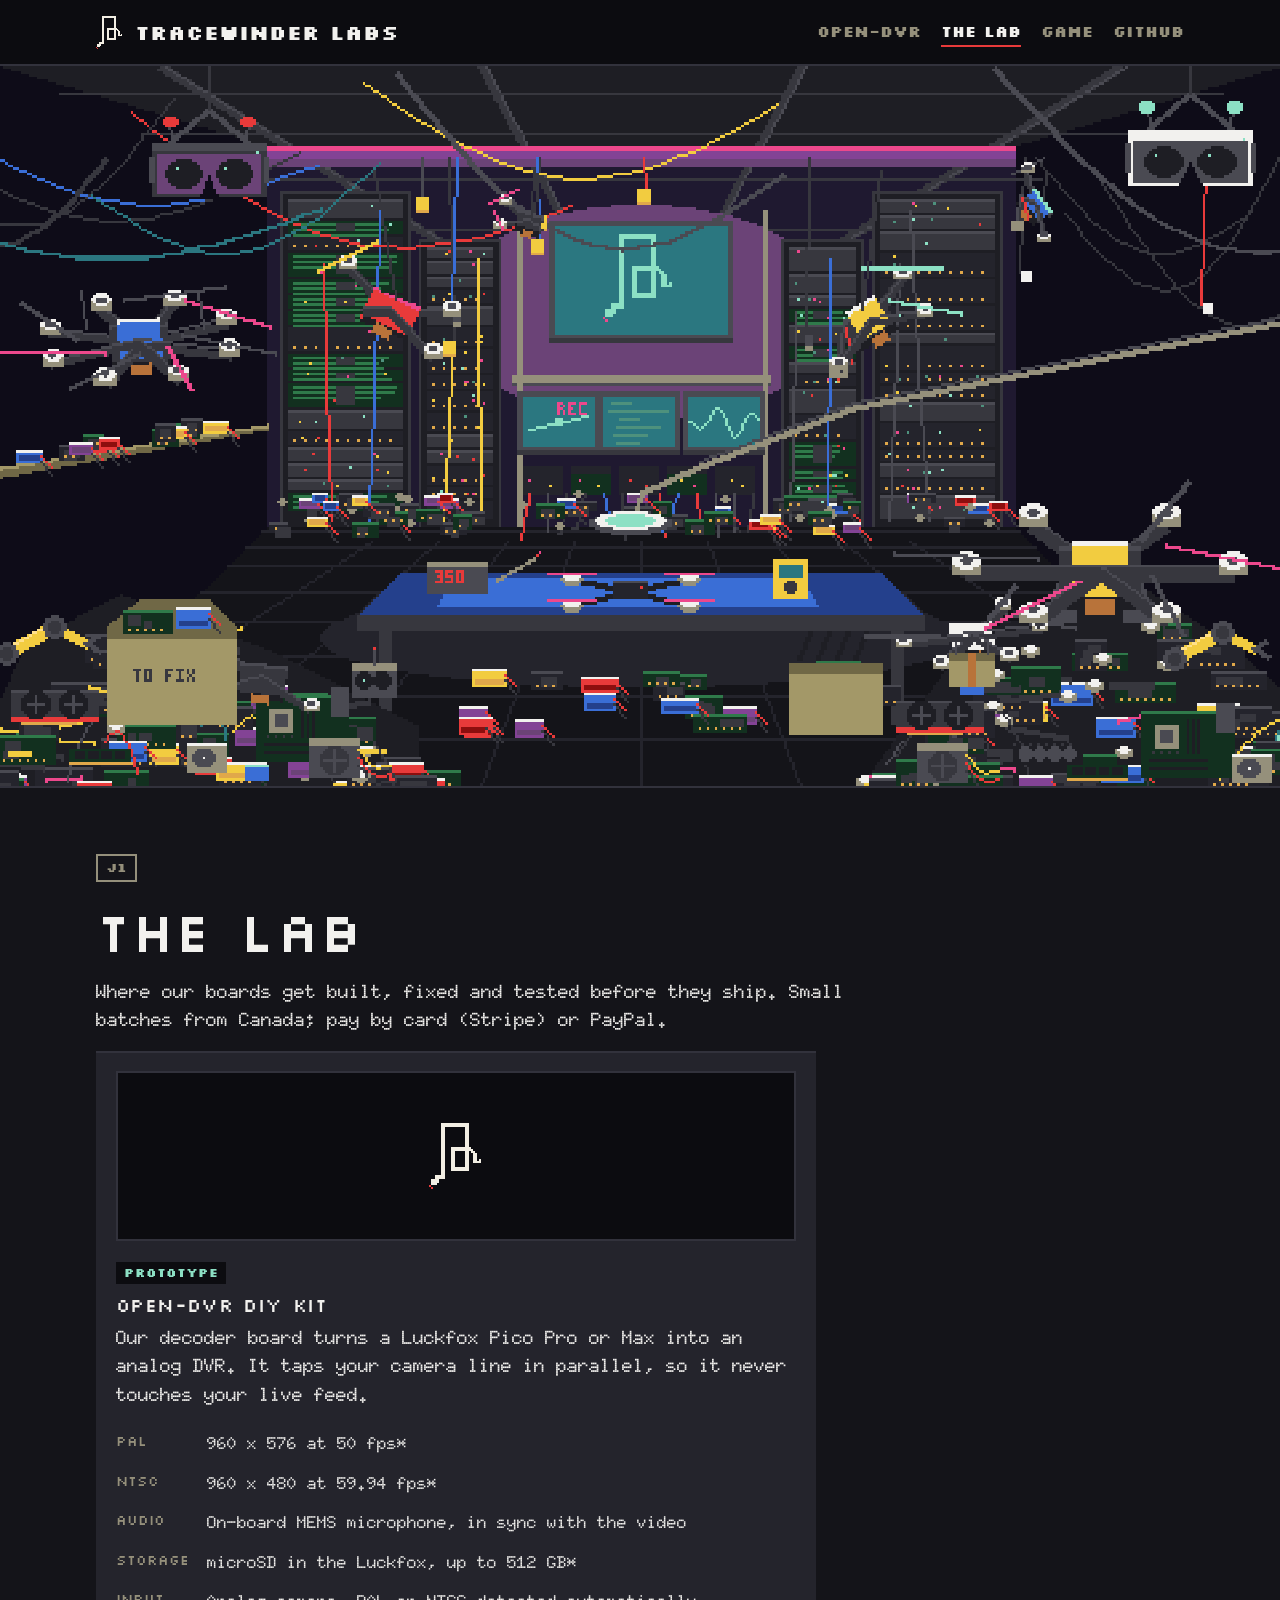
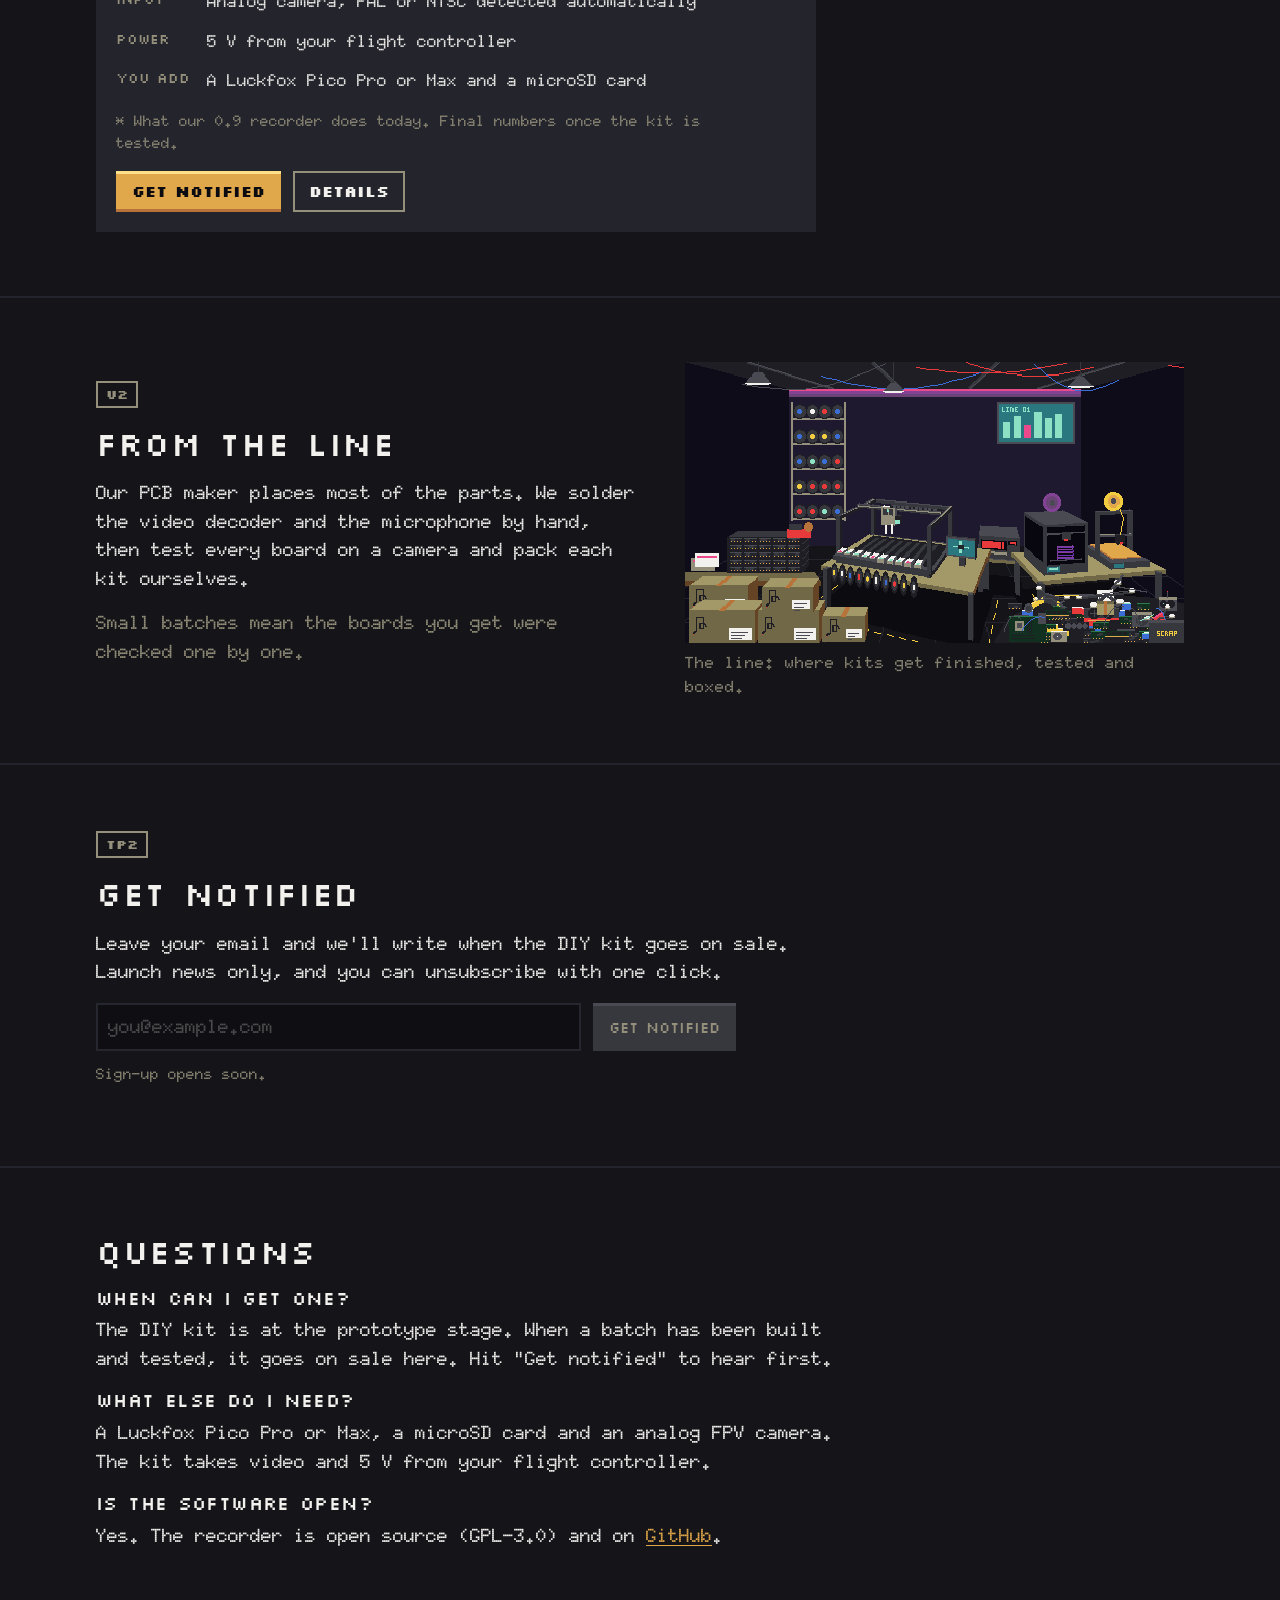
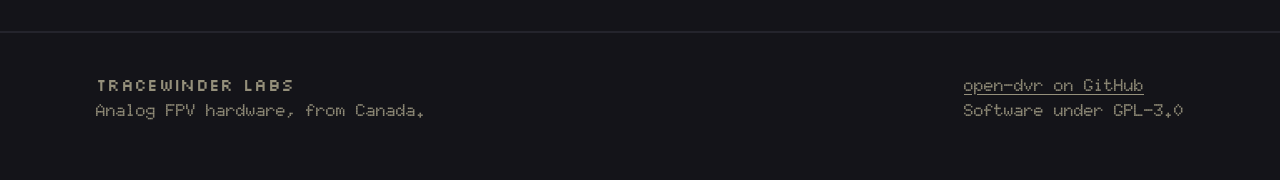
<file: site/shop.html>
<!doctype html>
<html lang="en">
<head>
<meta charset="utf-8">
<meta name="viewport" content="width=device-width, initial-scale=1">
<title>The Lab · Tracewinder Labs</title>
<meta name="description" content="Where our boards get built, fixed and tested. Small batches from Canada; card or PayPal.">
<meta property="og:title" content="The Lab · Tracewinder Labs">
<meta property="og:description" content="Where our boards get built, fixed and tested. Small batches from Canada; card or PayPal.">
<meta property="og:image" content="img/clean.png">
<link rel="icon" type="image/png" href="img/favicon.png">
<link rel="preconnect" href="https://fonts.googleapis.com">
<link rel="preconnect" href="https://fonts.gstatic.com" crossorigin>
<link href="https://fonts.googleapis.com/css2?family=Doto:wght@900&family=Silkscreen&display=swap" rel="stylesheet">
<link rel="stylesheet" href="css/style.css?v=dev">
</head>
<body>
<!-- The company name appears in this header, the footer and each <title>: search for "Tracewinder Labs" to rename. -->
<header class="site-header"><div class="wrap">
  <a class="brand" href="index.html"><img class="pixel" src="img/logo-1x.png" alt="" width="27" height="33"><span>Tracewinder Labs</span></a>
  <nav class="nav">
    <a href="dvr.html">open-dvr</a>
    <a href="shop.html" aria-current="page">The Lab</a>
    <a href="game.html">Game</a>
    <a href="https://github.com/luci3D/open-dvr">GitHub</a>
  </nav>
</div></header>
<main>
<div class="lab-hero">
  <img class="pixel" src="img/lab.png" width="1440" height="810" alt="luci3D's lab: server racks built from salvaged boards, cables, goggles and wrecked drones hanging from the ceiling, an octocopter on the wall, a heavy-lift hexacopter on a heap of e-waste, and a workbench with a quad under a ring light.">
</div>

<section class="block"><div class="wrap">
  <div class="ref">J1</div>
  <h1>The Lab</h1>
  <p>Where our boards get built, fixed and tested before they ship. Small batches from Canada; pay by card (Stripe) or PayPal.</p>
  <div class="product-single" data-products="all"></div>
</div></section>

<section class="block"><div class="wrap split">
  <div>
    <div class="ref">U2</div>
    <h2>From the line</h2>
    <p>Our PCB maker places most of the parts. We solder the video decoder and the microphone by hand, then test every board on a camera and pack each kit ourselves.</p>
    <p class="muted">Small batches mean the boards you get were checked one by one.</p>
  </div>
  <figure>
    <img class="pixel" src="img/line.png" width="1440" height="810" alt="The Lab's manufacturing bay: an open-frame desktop pick-and-place with its feeders and reels, a reflow oven, two 3D printers, trays of fresh boards, boxes with the luci3D snake on them ready to ship, and a heap of e-waste." loading="lazy">
    <figcaption>The line: where kits get finished, tested and boxed.</figcaption>
  </figure>
</div></section>

<section class="block" id="notify"><div class="wrap">
  <div class="ref">TP2</div>
  <h2>Get notified</h2>
  <p>Leave your email and we'll write when the DIY kit goes on sale. Launch news only, and you can unsubscribe with one click.</p>
  <form class="notify" data-notify method="post" target="_blank">
    <label class="sr" for="notify-email">Email address</label>
    <input id="notify-email" type="email" required placeholder="you@example.com" autocomplete="email">
    <button class="btn" type="submit">Get notified</button>
  </form>
  <p class="note" data-notify-status aria-live="polite"></p>
</div></section>

<section class="block"><div class="wrap">
  <h2>Questions</h2>
  <h3>When can I get one?</h3>
  <p>The DIY kit is at the prototype stage. When a batch has been built and tested, it goes on sale here. Hit "Get notified" to hear first.</p>
  <h3>What else do I need?</h3>
  <p>A Luckfox Pico Pro or Max, a microSD card and an analog FPV camera. The kit takes video and 5 V from your flight controller.</p>
  <h3>Is the software open?</h3>
  <p>Yes. The recorder is open source (GPL-3.0) and on <a href="https://github.com/luci3D/open-dvr">GitHub</a>.</p>
</div></section>
</main>
<footer class="site-footer"><div class="wrap">
  <div><span class="silk">Tracewinder Labs</span><br>Analog FPV hardware, from Canada.</div>
  <div><a href="https://github.com/luci3D/open-dvr">open-dvr on GitHub</a><br>Software under GPL-3.0</div>
  <!-- TODO: add the YouTube channel link here once it's set -->
</div></footer>
<script src="js/products.js?v=dev"></script>
<script src="js/shop.js?v=dev"></script>
<script src="js/notify.js?v=dev"></script>
</body>
</html>
</file>
<file: site/css/style.css>
/* Tracewinder Labs: one stylesheet, colours straight from brand/palette/luci3d.gpl.
   The page is a black board: white silkscreen text, gold pads for buttons,
   copper-trace lines between sections. */

:root {
  --mask: #141419;          /* black mask */
  --mask-deep: #0c0c10;     /* black mask deep */
  --trace: #24242c;         /* black trace */
  --trace-hi: #32323c;      /* black trace highlight */
  --ic: #37373e;            /* ic dark */
  --ic-grey: #4a4a52;
  --silk: #f2f1ee;          /* silkscreen white */
  --silk-shade: #95907b;
  --gold: #e0a84a;          /* enig gold */
  --gold-hi: #ffe08a;
  --copper: #b8733a;
  --copper-shadow: #654325;
  --red: #e83a3a;           /* logo red */
  --teal: #8ce0c4;          /* glow teal */
  --teal-deep: #2b7780;
  --pink: #ec488c;          /* signal pink */
  --violet: #6e34b4;

  --font-silk: "Silkscreen", ui-monospace, monospace;
  --font-body: "Doto", ui-monospace, monospace;
  --font-mono: "Doto", ui-monospace, monospace;   /* one dot-matrix face for text and code */

  --wrap: 1120px;
  --gutter: 16px;
}

* { box-sizing: border-box; }
html { background: var(--mask); }
body {
  margin: 0;
  background: var(--mask);
  color: var(--silk);
  font: 19px/1.5 var(--font-body);
  font-weight: 900;                    /* Doto's dots get too thin to read at lighter weights */
  font-variant-ligatures: none;
  font-feature-settings: "liga" 0, "clig" 0;
  -webkit-font-smoothing: antialiased;
}
img.pixel, canvas { image-rendering: pixelated; image-rendering: crisp-edges; }
a { color: var(--gold); text-underline-offset: 3px; }
a:hover { color: var(--gold-hi); }
h1, h2, h3, .silk { font-family: var(--font-silk); font-weight: 400; letter-spacing: 0.02em; line-height: 1.15; }
h1 { font-size: clamp(32px, 5vw, 56px); margin: 0 0 16px; }
h2 { font-size: clamp(24px, 3.2vw, 34px); margin: 0 0 16px; }
h3 { font-size: 19px; margin: 0 0 8px; }
p { margin: 0 0 16px; max-width: 68ch; }
code, .mono { font-family: var(--font-mono); font-size: 1em; color: var(--gold-hi); }
.muted { color: var(--silk-shade); }
.wrap { max-width: var(--wrap); margin: 0 auto; padding: 0 var(--gutter); }

/* ---------------------------------------------------------- header */
.site-header {
  position: sticky; top: 0; z-index: 10;
  background: var(--mask-deep);
  border-bottom: 2px solid var(--trace-hi);
}
.site-header .wrap { display: flex; align-items: center; gap: 24px; min-height: 64px; flex-wrap: wrap; }
.brand { display: flex; align-items: center; gap: 12px; text-decoration: none; color: var(--silk); }
.brand img { width: 27px; height: 33px; }
.brand span { font-family: var(--font-silk); font-size: 20px; }
.nav { display: flex; gap: 20px; margin-left: auto; flex-wrap: wrap; }
.nav a { font-family: var(--font-silk); font-size: 15px; color: var(--silk-shade); text-decoration: none; padding: 4px 0; }
.nav a:hover, .nav a[aria-current="page"] { color: var(--silk); box-shadow: inset 0 -2px 0 var(--red); }

/* ---------------------------------------------------------- buttons: gold pads */
.btn {
  display: inline-block; font-family: var(--font-silk); font-size: 15px; text-decoration: none;
  color: var(--mask-deep); background: var(--gold); padding: 10px 16px 9px;
  box-shadow: inset 0 3px 0 var(--gold-hi), inset 0 -3px 0 var(--copper);
  border: 0; cursor: pointer;
}
.btn:hover { color: var(--mask-deep); background: var(--gold-hi); }
.btn.ghost { background: transparent; color: var(--silk); box-shadow: inset 0 0 0 2px var(--silk-shade); }
.btn.ghost:hover { box-shadow: inset 0 0 0 2px var(--silk); color: var(--silk); }
.btn[aria-disabled="true"] { background: var(--ic); color: var(--silk-shade); box-shadow: inset 0 3px 0 var(--ic-grey); cursor: default; }
.btns { display: flex; gap: 12px; flex-wrap: wrap; }

/* ---------------------------------------------------------- hero */
.hero { position: relative; background: var(--mask-deep); border-bottom: 2px solid var(--trace-hi); }
.hero img { display: block; width: 100%; height: auto; max-height: 78vh; object-fit: cover; object-position: 50% 40%; }
.hero .over { padding: 32px 0 48px; }
.hero .kicker { color: var(--red); margin-bottom: 8px; }

/* ---------------------------------------------------------- sections */
section.block { padding: 64px 0; border-bottom: 2px solid var(--trace); }
.ref {                      /* a component designator above each section title */
  display: inline-block; font-family: var(--font-silk); font-size: 13px; color: var(--silk-shade);
  border: 2px solid var(--silk-shade); padding: 2px 8px; margin-bottom: 16px;
}
.grid { display: grid; gap: 24px; grid-template-columns: repeat(auto-fit, minmax(260px, 1fr)); }
.split { display: grid; gap: 40px; grid-template-columns: 1.1fr 1fr; align-items: center; }
@media (max-width: 860px) { .split { grid-template-columns: 1fr; } }
.card {
  background: var(--trace); padding: 20px;
  box-shadow: inset 0 2px 0 var(--trace-hi);
}
.card img { display: block; width: 100%; height: auto; margin-bottom: 16px; background: var(--mask-deep); }
ul.ticks { list-style: none; padding: 0; margin: 0 0 16px; }
ul.ticks li { padding-left: 22px; position: relative; margin-bottom: 6px; }
ul.ticks li::before { content: ""; position: absolute; left: 2px; top: 0.62em; width: 8px; height: 8px; background: var(--gold); }
figure { margin: 0; }
figure img { display: block; width: 100%; height: auto; }
figcaption { font-size: 16px; color: var(--silk-shade); margin-top: 8px; }

table { border-collapse: collapse; width: 100%; margin: 0 0 16px; font-size: 17px; }
th, td { text-align: left; padding: 10px 12px; border-bottom: 2px solid var(--trace); vertical-align: top; }
th { font-family: var(--font-silk); font-weight: 400; font-size: 14px; color: var(--silk-shade); }
.table-scroll { overflow-x: auto; }

/* ---------------------------------------------------------- products */
.product .status {
  display: inline-block; font-family: var(--font-silk); font-size: 12px; padding: 2px 8px; margin-bottom: 10px;
  background: var(--mask-deep); color: var(--teal);
}
.product .status.planned { color: var(--silk-shade); }
.product .status.available { color: var(--mask-deep); background: var(--teal); }
.product .price { font-family: var(--font-silk); font-size: 20px; margin: 0 0 12px; }
.product .placeholder {
  aspect-ratio: 4 / 1; display: grid; place-items: center; margin-bottom: 16px;
  background: var(--mask-deep); box-shadow: inset 0 0 0 2px var(--trace-hi);
}
.product .placeholder img { width: 54px; height: 66px; margin: 0; background: none; }

/* ---------------------------------------------------------- game */
.game { display: grid; gap: 24px; grid-template-columns: minmax(0, 560px) 1fr; align-items: start; }
@media (max-width: 860px) { .game { grid-template-columns: 1fr; } }
.game canvas { width: 100%; height: auto; display: block; background: var(--mask-deep); touch-action: none; outline: none; box-shadow: 0 0 0 2px var(--trace-hi); }
.game canvas:focus-visible, .game canvas:focus { box-shadow: 0 0 0 2px var(--gold); }
.hud { display: flex; gap: 16px; flex-wrap: wrap; font-family: var(--font-silk); font-size: 14px; color: var(--silk-shade); margin: 12px 0; }
.hud b { color: var(--silk); font-weight: 400; }
.maze-pick { display: flex; gap: 8px; flex-wrap: wrap; margin-bottom: 16px; }
.maze-pick button { font-family: var(--font-silk); font-size: 14px; background: var(--trace); color: var(--silk); border: 0; padding: 8px 12px; cursor: pointer; box-shadow: inset 0 2px 0 var(--trace-hi); }
.maze-pick button[aria-pressed="true"] { background: var(--gold); color: var(--mask-deep); box-shadow: inset 0 2px 0 var(--gold-hi); }
.dpad { display: grid; grid-template-columns: repeat(3, 56px); grid-template-rows: repeat(3, 56px); gap: 6px; margin-top: 12px; user-select: none; }
.dpad button { font-family: var(--font-silk); font-size: 18px; background: var(--trace); color: var(--silk); border: 0; box-shadow: inset 0 2px 0 var(--trace-hi); touch-action: none; }
.dpad button:active { background: var(--gold); color: var(--mask-deep); }
.dpad .up { grid-column: 2; grid-row: 1; } .dpad .left { grid-column: 1; grid-row: 2; }
.dpad .right { grid-column: 3; grid-row: 2; } .dpad .down { grid-column: 2; grid-row: 3; }
.say { background: var(--trace); padding: 16px; display: flex; gap: 14px; align-items: flex-start; box-shadow: inset 4px 0 0 var(--teal); }
.say img { width: 27px; height: 33px; flex: none; }
.say p { margin: 0; }
.win { color: var(--teal); font-family: var(--font-silk); min-height: 1.5em; }

/* ---------------------------------------------------------- footer */
.site-footer { padding: 40px 0 56px; color: var(--silk-shade); font-size: 17px; }
.site-footer .wrap { display: flex; gap: 24px; flex-wrap: wrap; justify-content: space-between; }
.site-footer a { color: var(--silk-shade); }

/* product specs */
table.specs { font-size: 17px; margin: 0 0 8px; }
table.specs th { width: 6.5em; padding: 6px 8px 6px 0; }
table.specs td { padding: 6px 0; }
.product .note { font-size: 15px; color: var(--silk-shade); margin: 0 0 16px; }
.product-single { max-width: 720px; }

/* the lab header */
.lab-hero { background: var(--mask-deep); border-bottom: 2px solid var(--trace-hi); }
.lab-hero img { display: block; width: 100%; height: auto; }

/* newsletter sign-up */
.notify { display: flex; gap: 12px; flex-wrap: wrap; max-width: 640px; margin: 8px 0 12px; }
.notify input {
  flex: 1 1 260px; font: inherit; color: var(--silk); background: var(--mask-deep);
  border: 0; box-shadow: inset 0 0 0 2px var(--trace-hi); padding: 10px 12px;
}
.notify input:focus { outline: none; box-shadow: inset 0 0 0 2px var(--gold); }
.notify input:disabled { opacity: 0.6; }
.note { font-size: 15px; color: var(--silk-shade); }
.sr { position: absolute; width: 1px; height: 1px; overflow: hidden; clip: rect(0 0 0 0); white-space: nowrap; }
</file>
